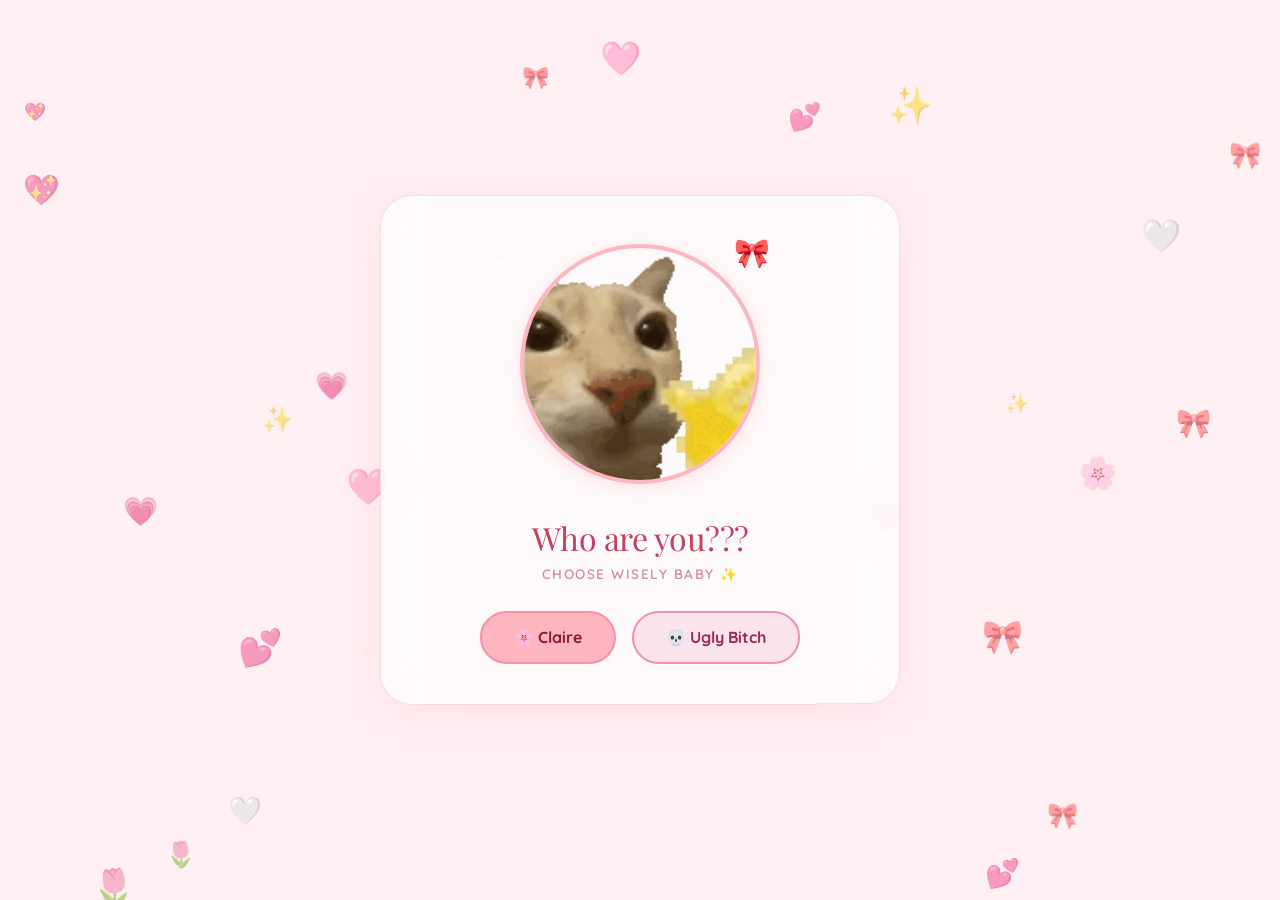
<file: index.html>
<!DOCTYPE html>
<html lang="en">
<head>
  <meta charset="UTF-8" />
  <meta name="viewport" content="width=device-width, initial-scale=1.0" />
  <title>Who are you???</title>
  <link href="https://fonts.googleapis.com/css2?family=Playfair+Display:ital,wght@0,700;1,700&family=Quicksand:wght@400;600;700&display=swap" rel="stylesheet" />
  <link rel="stylesheet" href="style.css" />
</head>
<body>

  <!-- Floating background emojis injected by script.js -->
  <div class="bg-canvas" id="bgCanvas"></div>

  <div class="main-card" id="mainCard">

    <!-- =============================================
         MAIN CENTER IMAGE
         Replace with your actual image filename.
         Put the image in the same folder or /images/
         Example: src="images/hi-otag.gif"
    ================================================ -->
    <div class="cat-wrapper">
      <img class="cat-img" src="hi-otag.gif" alt="cute image" />
      <span class="bow-badge">🎀</span>
    </div>

    <!-- Question shown on page load -->
    <div id="questionSection">
      <div class="question">Who are you???</div>
      <div class="subtitle">choose wisely baby ✨</div>
      <div class="btn-group">

        <!-- =============================================
             CLAIRE BUTTON
             Replace 'claire.html' with the filename
             of the next page/frame for Claire.
        ================================================ -->
        <button class="choice-btn btn-claire" onclick="goTo('claire.html')">
          🌸 Claire
        </button>

        <!-- =============================================
             UGLY BITCH BUTTON
             Replace 'ugly.html' with the filename
             of the next page/frame for this option.
        ================================================ -->
        <button class="choice-btn btn-ugly" onclick="goTo('ugly.html')">
          💀 Ugly Bitch
        </button>

      </div>
    </div>

  </div><!-- end .main-card -->

  <script src="script.js"></script>
</body>
</html>
</file>
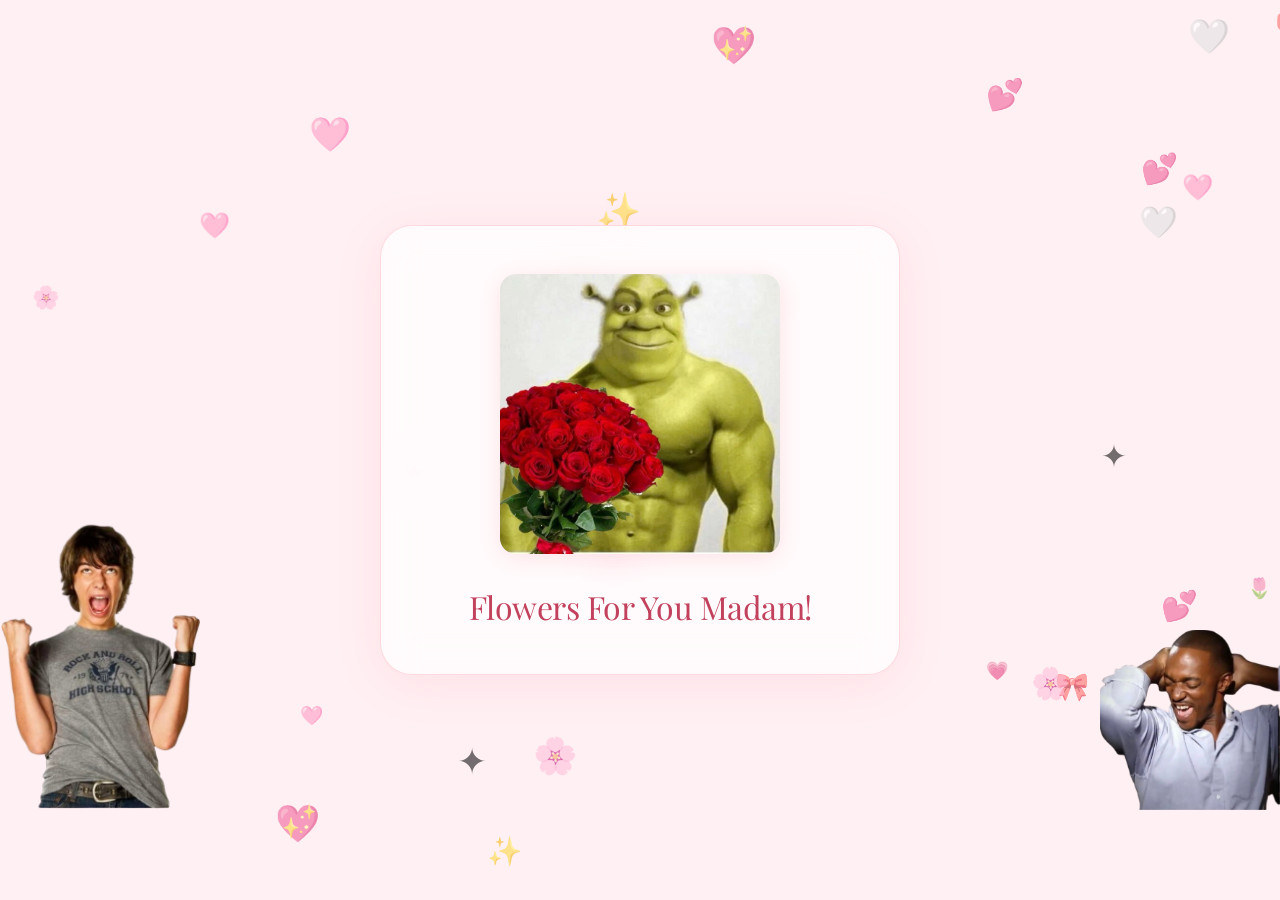
<file: accept.html>
<!DOCTYPE html>
<html lang="en">
<head>
  <meta charset="UTF-8" />
  <meta name="viewport" content="width=device-width, initial-scale=1.0" />
  <title>Flowers For You Madam!</title>
  <link href="https://fonts.googleapis.com/css2?family=Playfair+Display:ital,wght@0,700;1,700&family=Quicksand:wght@400;600;700&display=swap" rel="stylesheet" />
  <link rel="stylesheet" href="style.css" />
  <link rel="stylesheet" href="accept.css" />
</head>
<body>

  <div class="bg-canvas" id="bgCanvas"></div>

  <!-- =============================================
       LEFT SIDE STICKER
       Replace with your actual left sticker image.
       Example: src="images/accept_left.png"
       (yung excited guy sa kaliwa)
  ================================================ -->
  <img class="accept-sticker accept-left" src="happy-removebg-preview.png" alt="left sticker" />

  <!-- =============================================
       RIGHT SIDE STICKER
       Replace with your actual right sticker image.
       Example: src="images/accept_right.png"
       (yung screaming kid sa kanan)
  ================================================ -->
  <img class="accept-sticker accept-right" src="happ2-removebg-preview.png" alt="right sticker" />

  <div class="main-card" id="mainCard">

    <!-- =============================================
         MAIN CENTER IMAGE (Shrek with flowers)
         Replace with your actual image filename.
         Example: src="images/accept.png"
    ================================================ -->
    <div class="cat-wrapper">
      <img class="accept-main-img" src="shrek.jpg" alt="flowers for you madam" />
    </div>

    <div class="question">Flowers For You Madam!</div>

  </div>

  <script src="script.js"></script>
</body>
</html>
</file>
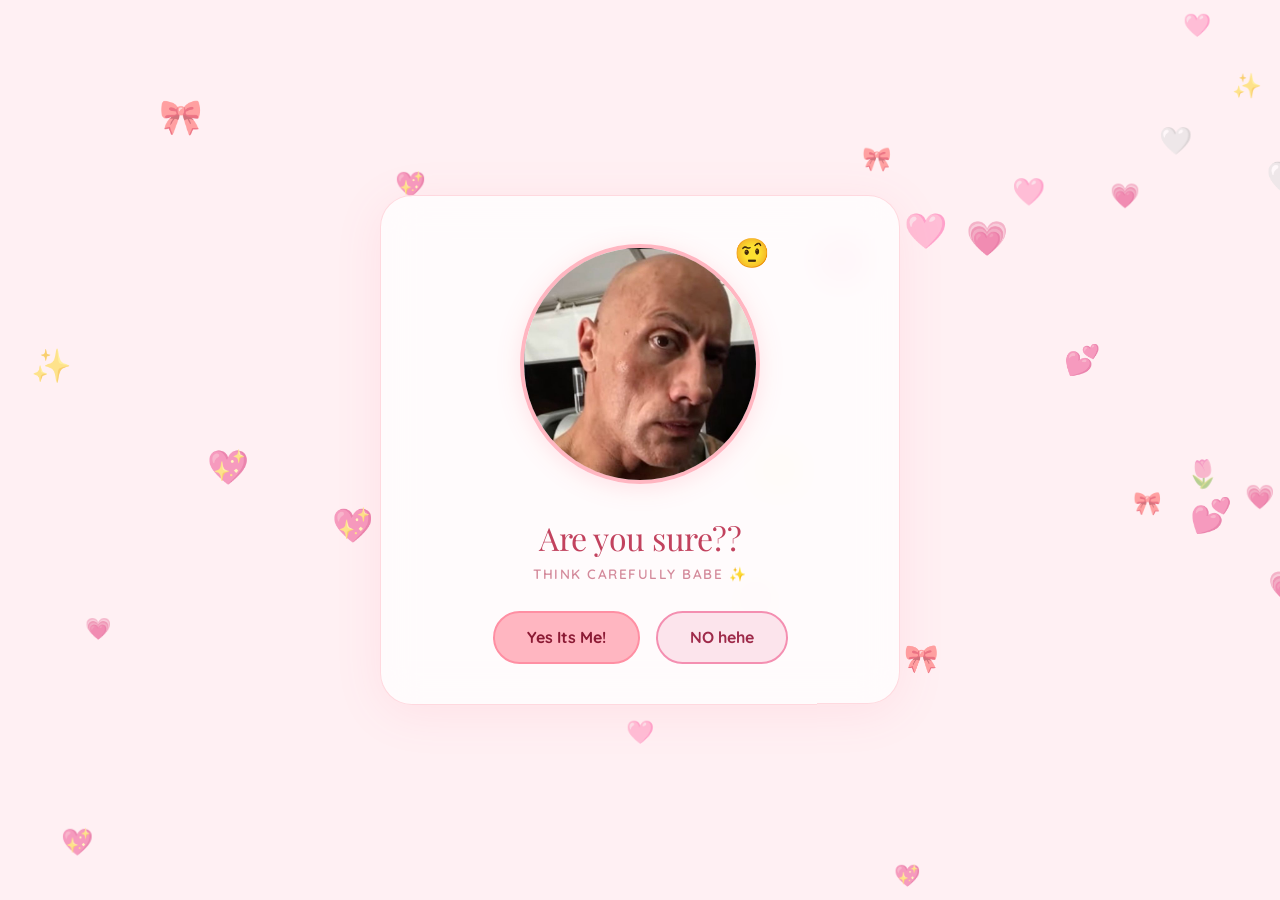
<file: claire.html>
<!DOCTYPE html>
<html lang="en">
<head>
  <meta charset="UTF-8" />
  <meta name="viewport" content="width=device-width, initial-scale=1.0" />
  <title>Are you sure??</title>
  <link href="https://fonts.googleapis.com/css2?family=Playfair+Display:ital,wght@0,700;1,700&family=Quicksand:wght@400;600;700&display=swap" rel="stylesheet" />
  <link rel="stylesheet" href="style.css" />
</head>
<body>

  <div class="bg-canvas" id="bgCanvas"></div>

  <div class="main-card" id="mainCard">

    <!-- =============================================
         ARE YOU SURE PAGE IMAGE
         Replace with your actual image filename.
         Example: src="images/the_rock.jpg"
    ================================================ -->
    <div class="cat-wrapper">
      <img class="cat-img" src="the rock.jpg" alt="are you sure" />
      <span class="bow-badge">🤨</span>
    </div>

    <div class="question">Are you sure??</div>
    <div class="subtitle">think carefully babe ✨</div>

    <div class="btn-group">

      <!-- =============================================
           YES BUTTON — goes to next frame for claire
           Replace 'yes_claire.html' with your next page
      ================================================ -->
      <button class="choice-btn btn-claire" onclick="goTo('open.html')">
        Yes Its Me!
      </button>

      <!-- =============================================
           NO BUTTON — goes back to index.html
           or replace with your next frame for "no"
      ================================================ -->
      <button class="choice-btn btn-ugly" onclick="goTo('index.html')">
        NO hehe
      </button>

    </div>

  </div>

  <script src="script.js"></script>
</body>
</html>
</file>
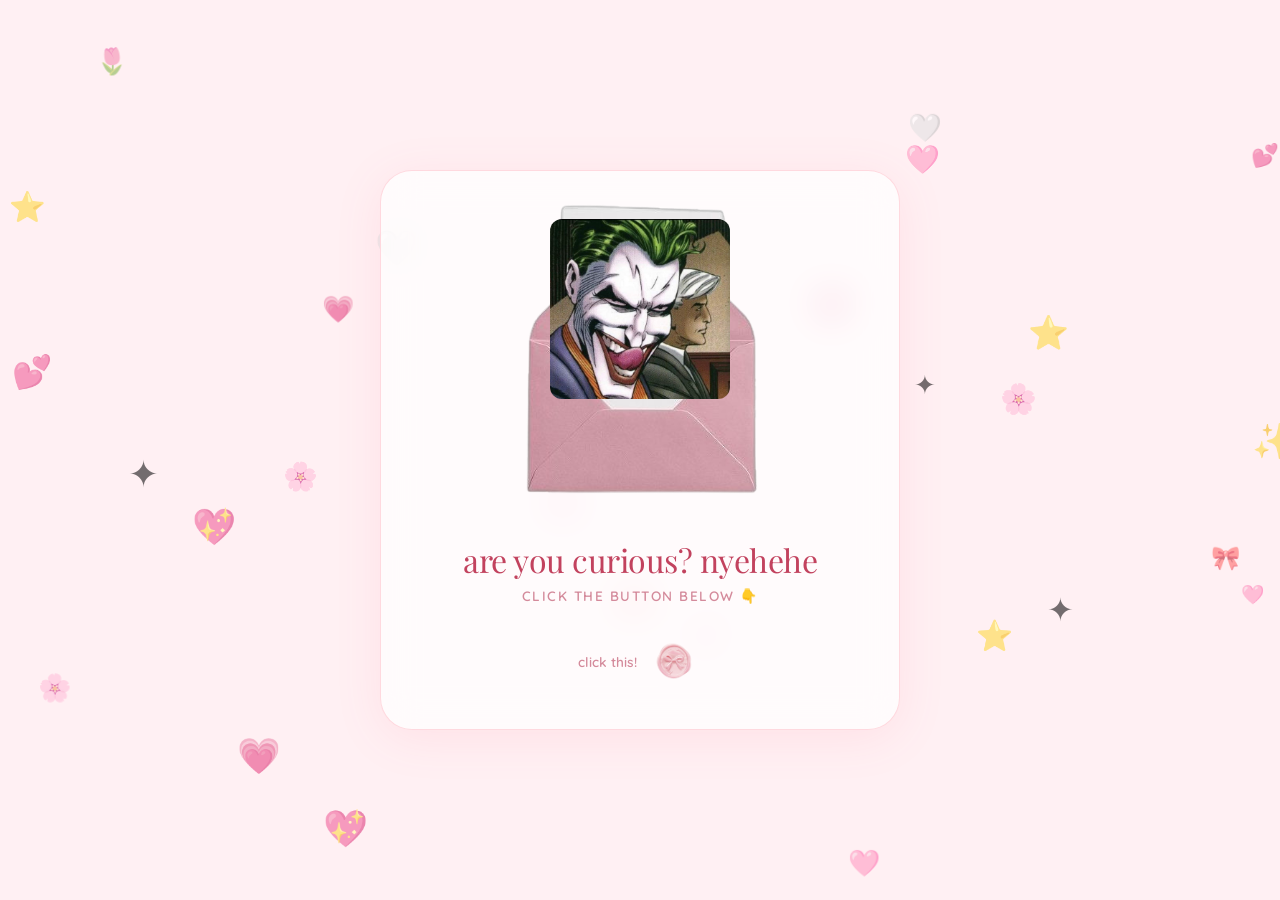
<file: curious.html>
<!DOCTYPE html>
<html lang="en">
<head>
  <meta charset="UTF-8" />
  <meta name="viewport" content="width=device-width, initial-scale=1.0" />
  <title>are you curious? nyehehe</title>
  <link href="https://fonts.googleapis.com/css2?family=Playfair+Display:ital,wght@0,700;1,700&family=Quicksand:wght@400;600;700&display=swap" rel="stylesheet" />
  <link rel="stylesheet" href="style.css" />
  <link rel="stylesheet" href="curious.css" />
</head>
<body>

  <div class="bg-canvas" id="bgCanvas"></div>

  <div class="main-card" id="mainCard">

    <div class="curious-stack">

      <!-- =============================================
           ENVELOPE IMAGE — stays behind, peeking
           Replace with your actual envelope image.
           Example: src="images/open.png"
      ================================================ -->
      <img
        class="envelope-img"
        src="open.png"
        alt="envelope"
      />

      <!-- =============================================
           MEME STICKER — sits on top of the envelope
           Replace with your actual meme sticker image.
           Example: src="images/curious.png"
      ================================================ -->
      <img
        class="meme-img"
        src="joker.jpg"
        alt="curious meme"
      />

    </div>

    <div class="question">are you curious? nyehehe</div>
    <div class="subtitle">click the button below 👇</div>

    <!-- =============================================
         CLICK BUTTON (image as button)
         Replace 'images/YOUR_CLICK_BTN_IMAGE.png'
         with your bow/seal image.
         Replace 'next_frame.html' with your next page!
    ================================================ -->
    <div class="click-btn-wrapper">
      <span class="click-label">click this!</span>
      <img
        class="click-btn-img"
        src="ribbotton.png"
        alt="click this"
        onclick="goTo('loveletter.html')"
      />
    </div>

  </div>

  <script src="script.js"></script>
</body>
</html>
</file>
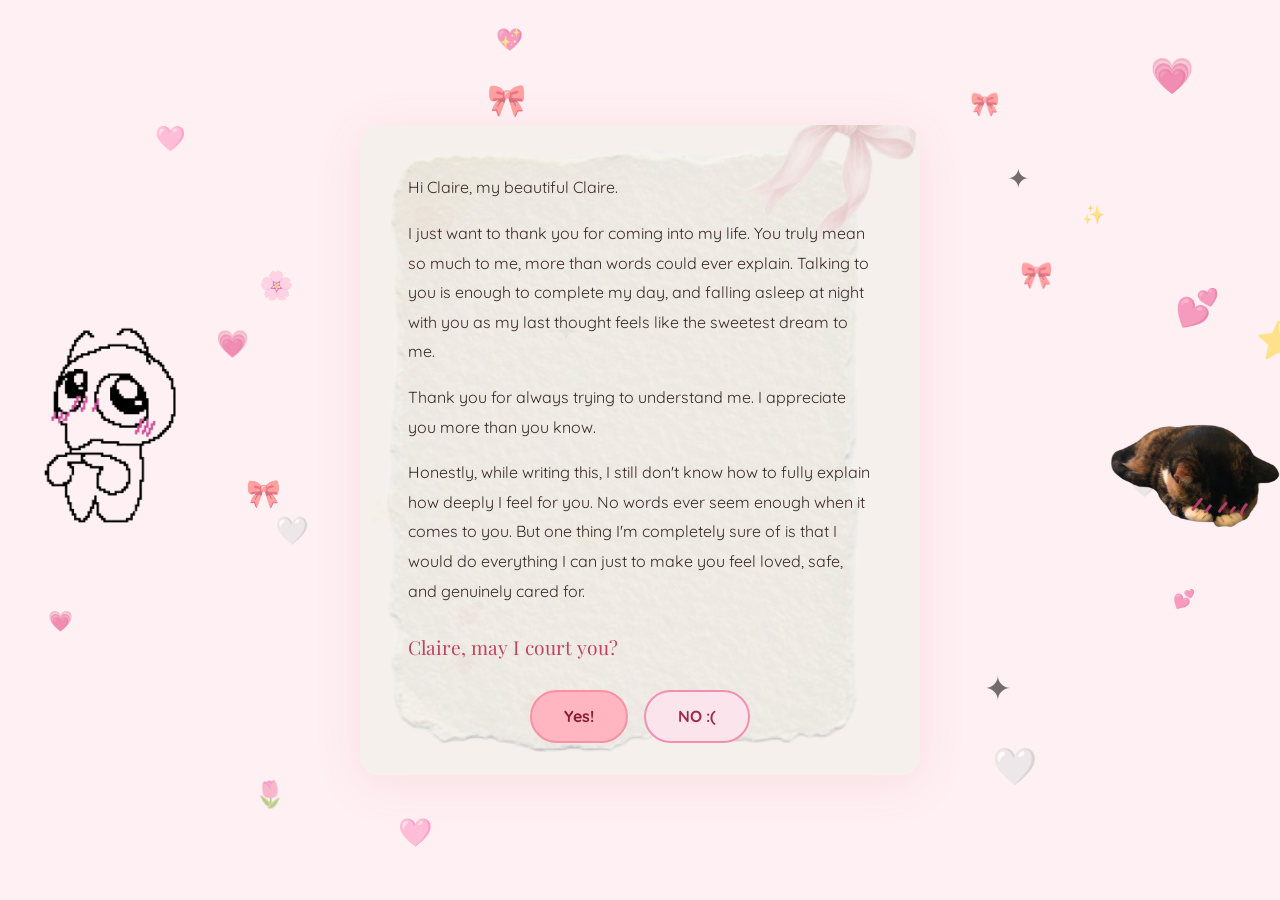
<file: loveletter.html>
<!DOCTYPE html>
<html lang="en">
<head>
  <meta charset="UTF-8" />
  <meta name="viewport" content="width=device-width, initial-scale=1.0" />
  <title>A Letter For You</title>
  <link href="https://fonts.googleapis.com/css2?family=Playfair+Display:ital,wght@0,700;1,700&family=Quicksand:wght@400;600;700&display=swap" rel="stylesheet" />
  <link rel="stylesheet" href="style.css" />
  <link rel="stylesheet" href="loveletter.css" />
</head>
<body>

  <div class="bg-canvas" id="bgCanvas"></div>

  <!-- =============================================
       LEFT STICKER IMAGE
       Replace with your actual left sticker image.
       Example: src="images/cat_sleeping.png"
       (yung sleeping cat sa loveletter frame)
  ================================================ -->
  <img class="side-sticker left-sticker" src="shy2-removebg-preview.png" alt="left sticker" />

  <!-- =============================================
       RIGHT STICKER IMAGE
       Replace with your actual right sticker image.
       Example: src="images/pixel_bunny.png"
       (yung pixel bunny sticker sa loveletter frame)
  ================================================ -->
  <img class="side-sticker right-sticker" src="shy1-removebg-preview.png" alt="right sticker" />

  <!-- LOVE LETTER CARD -->
  <div class="letter-card" id="mainCard">

    <!-- =============================================
         LETTER PAPER IMAGE (background ng sulat)
         Replace with your actual paper texture image.
         Example: src="images/paper_bg.png"
         Or remove the <img> and use CSS background only.
    ================================================ -->
    <img class="paper-bg" src="letter.png" alt="" aria-hidden="true" />

    <div class="letter-content">
      <p>Hi Claire, my beautiful Claire.</p>
      <p>I just want to thank you for coming into my life. You truly mean so much to me, more than words could ever explain. Talking to you is enough to complete my day, and falling asleep at night with you as my last thought feels like the sweetest dream to me.</p>
      <p>Thank you for always trying to understand me. I appreciate you more than you know.</p>
      <p>Honestly, while writing this, I still don't know how to fully explain how deeply I feel for you. No words ever seem enough when it comes to you. But one thing I'm completely sure of is that I would do everything I can just to make you feel loved, safe, and genuinely cared for.</p>
      <p class="closing">Claire, may I court you?</p>
    </div>

    <div class="btn-group">

      <!-- YES button → accept.html -->
      <button class="choice-btn btn-claire" onclick="goTo('accept.html')">Yes!</button>

      <!-- NO button → reject.html -->
      <button class="choice-btn btn-ugly" onclick="goTo('reject.html')">NO :(</button>

    </div>

  </div>

  <script src="script.js"></script>
</body>
</html>
</file>
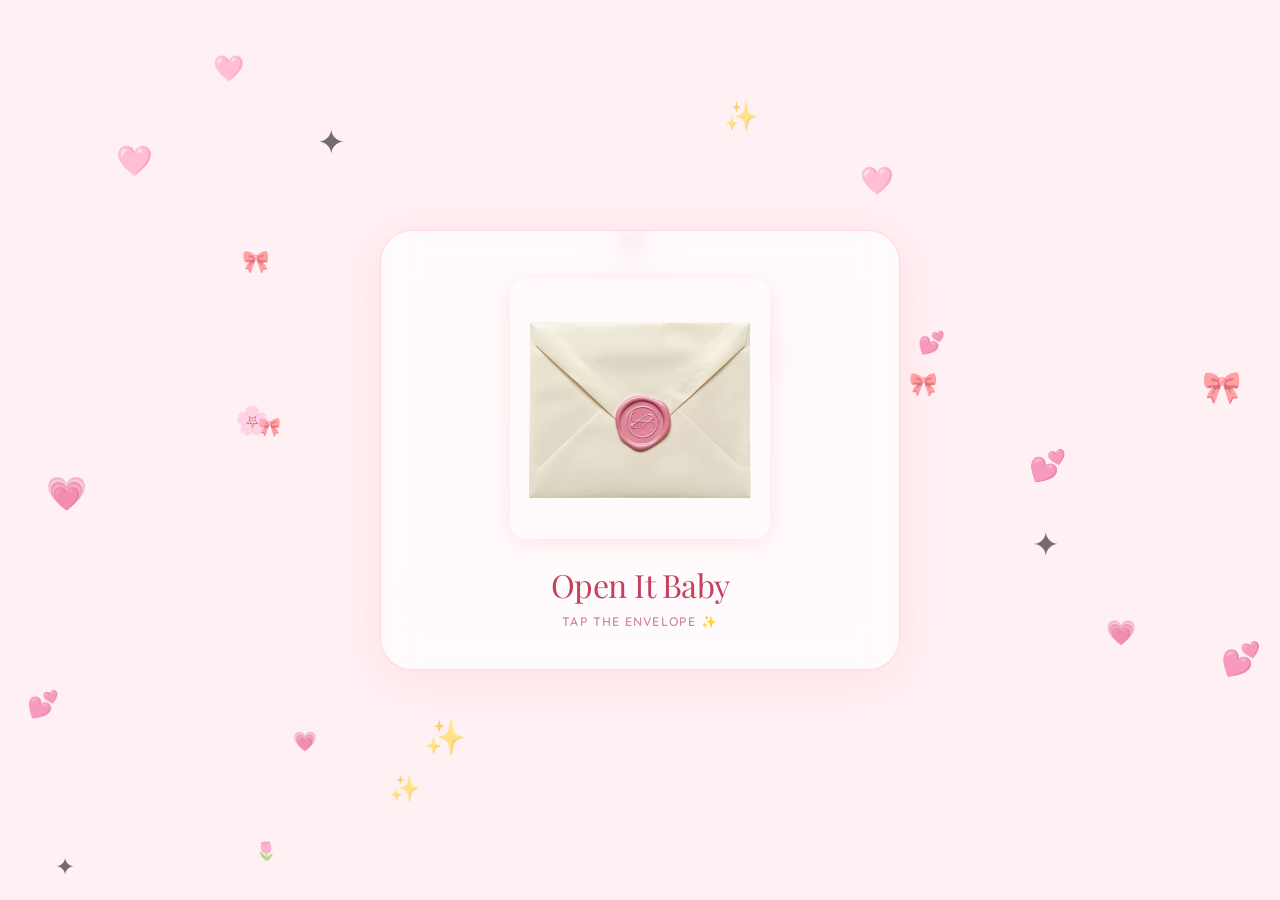
<file: open.html>
<!DOCTYPE html>
<html lang="en">
<head>
  <meta charset="UTF-8" />
  <meta name="viewport" content="width=device-width, initial-scale=1.0" />
  <title>Open It Baby</title>
  <link href="https://fonts.googleapis.com/css2?family=Playfair+Display:ital,wght@0,700;1,700&family=Quicksand:wght@400;600;700&display=swap" rel="stylesheet" />
  <link rel="stylesheet" href="style.css" />
  <style>
    /* === ENVELOPE CLICKABLE IMAGE === */
    .envelope-wrapper {
      cursor: pointer;
      display: inline-block;
      transition: transform 0.25s cubic-bezier(0.34, 1.56, 0.64, 1);
      animation: bobble 3s ease-in-out infinite;
    }

    .envelope-wrapper:hover {
      transform: scale(1.06);
    }

    .envelope-wrapper:active {
      transform: scale(0.97);
    }

    .envelope-img {
      width: 260px;
      height: auto;
      border-radius: 16px;
      box-shadow: 0 4px 24px rgba(255, 100, 130, 0.18);
    }

    .click-hint {
      font-size: 0.78rem;
      color: #d48a9b;
      font-weight: 600;
      letter-spacing: 1.2px;
      text-transform: uppercase;
      margin-top: 0.5rem;
      animation: pulse 2s ease-in-out infinite;
    }

    @keyframes pulse {
      0%, 100% { opacity: 0.5; }
      50%       { opacity: 1; }
    }
  </style>
</head>
<body>

  <div class="bg-canvas" id="bgCanvas"></div>

  <div class="main-card" id="mainCard">

    <!-- =============================================
         ENVELOPE IMAGE — this is the clickable button!
         Replace 'images/YOUR_ENVELOPE_IMAGE.jpg' with
         your actual envelope image filename.
         Example: src="images/open.png"
         Clicking it goes to curious.html
    ================================================ -->
    <div class="envelope-wrapper" onclick="goTo('curious.html')">
      <img
        class="envelope-img"
        src="close.png"
        alt="open it baby"
      />
    </div>

    <div class="question" style="margin-top: 1.2rem;">Open It Baby</div>
    <div class="click-hint">tap the envelope ✨</div>

  </div>

  <script src="script.js"></script>
</body>
</html>
</file>
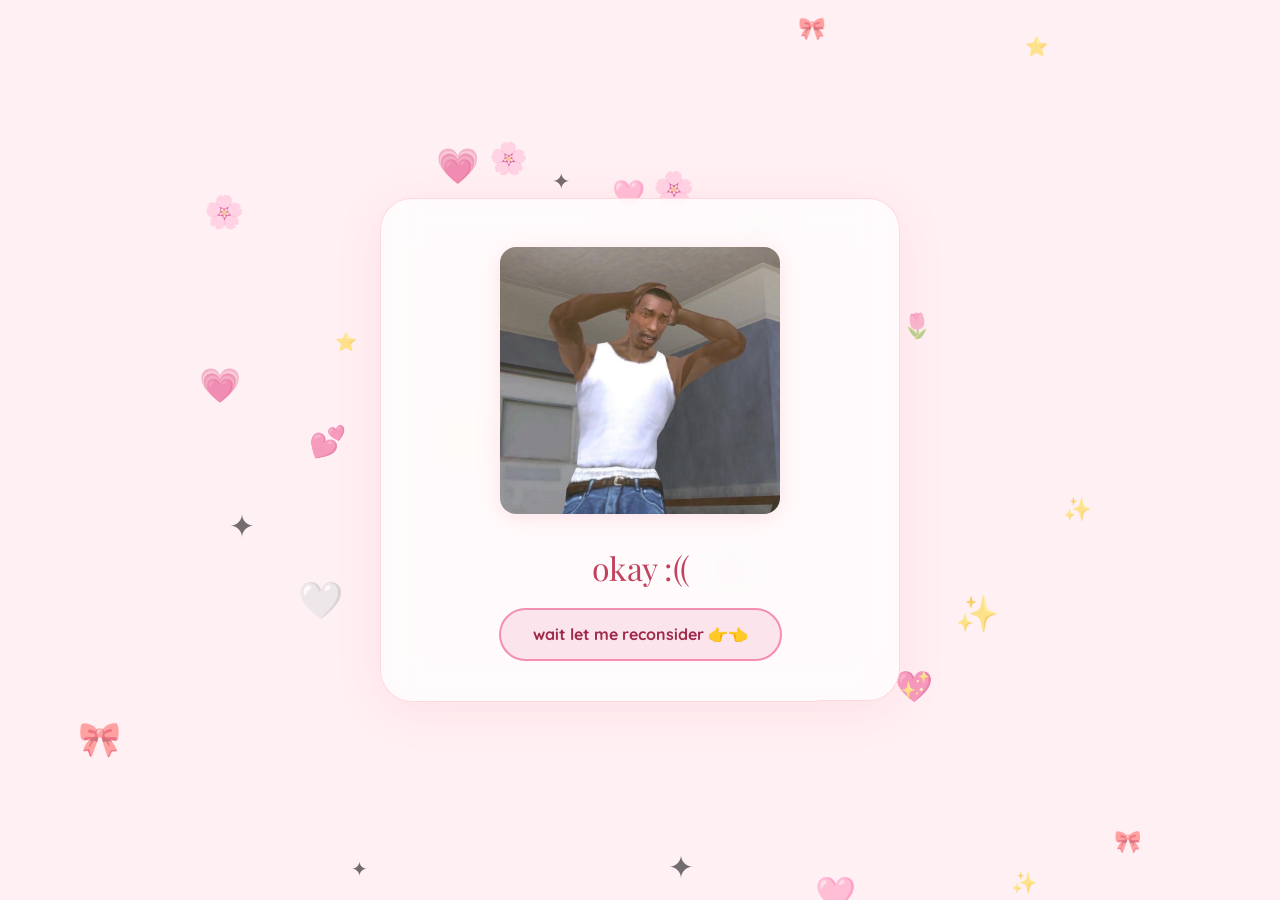
<file: reject.html>
<!DOCTYPE html>
<html lang="en">
<head>
  <meta charset="UTF-8" />
  <meta name="viewport" content="width=device-width, initial-scale=1.0" />
  <title>okay :((</title>
  <link href="https://fonts.googleapis.com/css2?family=Playfair+Display:ital,wght@0,700;1,700&family=Quicksand:wght@400;600;700&display=swap" rel="stylesheet" />
  <link rel="stylesheet" href="style.css" />
  <link rel="stylesheet" href="reject.css" />
</head>
<body>

  <div class="bg-canvas" id="bgCanvas"></div>

  <div class="main-card" id="mainCard">

    <!-- =============================================
         REJECT PAGE IMAGE (CJ meme)
         Replace with your actual image filename.
         Example: src="images/reject.png"
    ================================================ -->
    <div class="cat-wrapper">
      <img class="reject-img" src="NOOOO.jpg" alt="okay :((" />
    </div>

    <div class="question">okay :((</div>

    <!-- Goes back to love letter so she can change her mind lol -->
    <div class="btn-group" style="margin-top: 1.2rem;">
      <button class="choice-btn btn-ugly" onclick="goTo('loveletter.html')">wait let me reconsider 👉👈</button>
    </div>

  </div>

  <script src="script.js"></script>
</body>
</html>
</file>
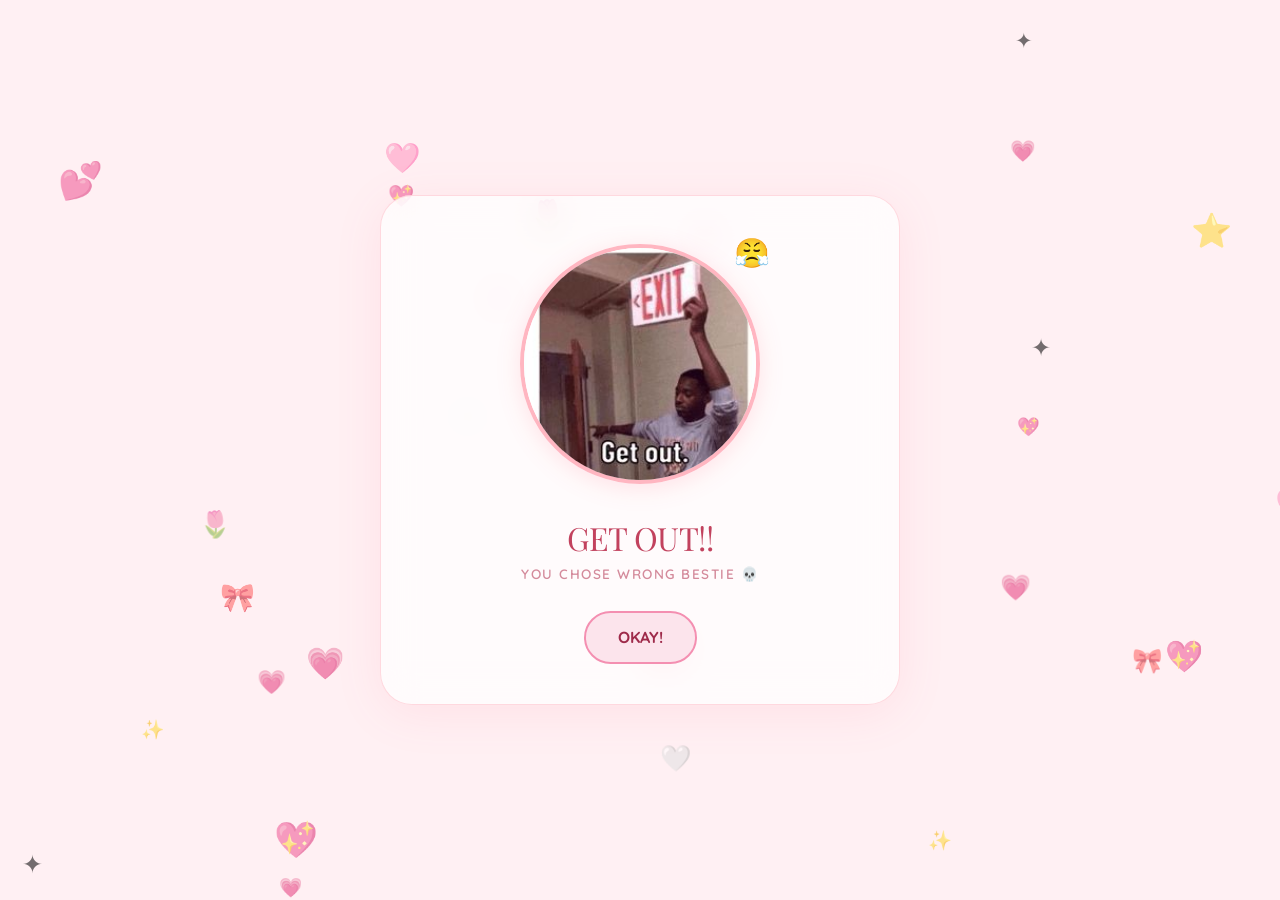
<file: ugly.html>
<!DOCTYPE html>
<html lang="en">
<head>
  <meta charset="UTF-8" />
  <meta name="viewport" content="width=device-width, initial-scale=1.0" />
  <title>GET OUT!!</title>
  <link href="https://fonts.googleapis.com/css2?family=Playfair+Display:ital,wght@0,700;1,700&family=Quicksand:wght@400;600;700&display=swap" rel="stylesheet" />
  <link rel="stylesheet" href="style.css" />
</head>
<body>

  <div class="bg-canvas" id="bgCanvas"></div>

  <div class="main-card" id="mainCard">

    <!-- =============================================
         GET OUT PAGE IMAGE
         Replace with your actual image filename.
         Example: src="images/get_out_cat.gif"
    ================================================ -->
    <div class="cat-wrapper">
      <img class="cat-img" src="exit.jpg" alt="get out" />
      <span class="bow-badge">😤</span>
    </div>

    <div class="question">GET OUT!!</div>
    <div class="subtitle">you chose wrong bestie 💀</div>

    <div class="btn-group">

      <!-- =============================================
           OKAY BUTTON — goes back to index.html
      ================================================ -->
      <button class="choice-btn btn-ugly" onclick="goTo('index.html')">
        OKAY!
      </button>

    </div>

  </div>

  <script src="script.js"></script>
</body>
</html>
</file>
<file: style.css>
/* =============================================
   style.css — Claire Website Styles
   Linked from index.html
================================================ */

/* === RESET === */
* {
  margin: 0;
  padding: 0;
  box-sizing: border-box;
}

/* === BODY / PAGE BACKGROUND === */
body {
  min-height: 100vh;
  background-color: #fff0f3;
  font-family: 'Quicksand', sans-serif;
  display: flex;
  align-items: center;
  justify-content: center;
  overflow: hidden;
  position: relative;
}

/* =============================================
   OPTIONAL: Background image
   Uncomment and replace filename to use an image.
   Put the image in the same folder as this file.
================================================
body {
  background-image: url('images/YOUR_BACKGROUND.jpg');
  background-size: cover;
  background-position: center;
}
================================================ */

/* === FLOATING BACKGROUND EMOJIS === */
.bg-canvas {
  position: fixed;
  inset: 0;
  pointer-events: none;
  z-index: 0;
}

.floating-item {
  position: absolute;
  opacity: 0.55;
  animation: floatAround linear infinite;
}

@keyframes floatAround {
  0%   { transform: translateY(0px) rotate(0deg); opacity: 0.4; }
  50%  { transform: translateY(-18px) rotate(8deg); opacity: 0.7; }
  100% { transform: translateY(0px) rotate(0deg); opacity: 0.4; }
}

/* === MAIN CARD === */
.main-card {
  position: relative;
  z-index: 10;
  background: rgba(255, 255, 255, 0.75);
  backdrop-filter: blur(18px);
  border: 1.5px solid rgba(255, 182, 193, 0.5);
  border-radius: 32px;
  padding: 3rem 3.5rem 2.5rem;
  max-width: 520px;
  width: 92vw;
  text-align: center;
  box-shadow: 0 8px 48px rgba(255, 100, 130, 0.10);
  animation: cardIn 0.8s cubic-bezier(0.34, 1.56, 0.64, 1) both;
}

@keyframes cardIn {
  from { opacity: 0; transform: translateY(30px) scale(0.92); }
  to   { opacity: 1; transform: translateY(0px) scale(1); }
}

/* === CAT / MAIN IMAGE === */
.cat-wrapper {
  position: relative;
  display: inline-block;
  margin-bottom: 0.5rem;
  animation: bobble 3s ease-in-out infinite;
}

@keyframes bobble {
  0%, 100% { transform: translateY(0px); }
  50%       { transform: translateY(-8px); }
}

.cat-img {
  width: 240px;
  height: 240px;
  object-fit: cover;
  border-radius: 50%;
  border: 4px solid #ffb6c1;
  box-shadow: 0 4px 24px rgba(255, 100, 130, 0.18);
}

.bow-badge {
  position: absolute;
  top: -10px;
  right: -10px;
  font-size: 1.8rem;
  animation: sparkle 2s ease-in-out infinite;
}

@keyframes sparkle {
  0%, 100% { transform: scale(0.8) rotate(0deg); opacity: 0.3; }
  50%       { transform: scale(1.3) rotate(20deg); opacity: 1; }
}

/* === QUESTION TEXT === */
.question {
  font-family: 'Playfair Display', serif;
  font-size: 2rem;
  color: #c2425e;
  margin: 1.2rem 0 0.4rem;
  letter-spacing: -0.5px;
}

.subtitle {
  font-size: 0.85rem;
  color: #d48a9b;
  margin-bottom: 1.8rem;
  font-weight: 600;
  letter-spacing: 1.5px;
  text-transform: uppercase;
}

/* === BUTTONS === */
.btn-group {
  display: flex;
  gap: 1rem;
  justify-content: center;
  flex-wrap: wrap;
}

.choice-btn {
  padding: 0.9rem 2rem;
  border-radius: 50px;
  border: 2px solid transparent;
  font-family: 'Quicksand', sans-serif;
  font-weight: 700;
  font-size: 1rem;
  cursor: pointer;
  transition: all 0.25s cubic-bezier(0.34, 1.56, 0.64, 1);
}

.btn-claire {
  background: #ffb6c1;
  color: #8b1a34;
  border-color: #ff8fa3;
}

.btn-claire:hover {
  transform: scale(1.08) rotate(-2deg);
  box-shadow: 0 6px 24px rgba(255, 100, 130, 0.35);
}

.btn-ugly {
  background: #fce4ec;
  color: #9e2a4a;
  border-color: #f48fb1;
}

.btn-ugly:hover {
  transform: scale(1.08) rotate(2deg);
  box-shadow: 0 6px 24px rgba(255, 100, 130, 0.2);
}

/* === HEART BURST ANIMATION === */
.hearts-burst {
  position: fixed;
  pointer-events: none;
  z-index: 100;
  font-size: 1.5rem;
}

.heart-particle {
  position: absolute;
  animation: burstHeart 1s ease-out forwards;
}

@keyframes burstHeart {
  0%   { transform: translate(0, 0) scale(1); opacity: 1; }
  100% { transform: translate(var(--tx), var(--ty)) scale(0.3); opacity: 0; }
}
</file>
<file: accept.css>
/* =============================================
   accept.css — Accept Page Styles
   Linked from accept.html
================================================ */

/* === SIDE STICKERS (floating left & right) === */
.accept-sticker {
  position: fixed;
  z-index: 5;
  pointer-events: none;
  height: auto;
}

.accept-left {
  left: 0;
  bottom: 10%;
  width: 200px;
}

.accept-right {
  right: 0;
  bottom: 10%;
  width: 180px;
}

/* === MAIN CENTER IMAGE (Shrek) === */
.accept-main-img {
  width: 280px;
  height: auto;
  object-fit: cover;
  border-radius: 16px;
  box-shadow: 0 4px 24px rgba(255, 100, 130, 0.18);
  animation: bobble 3s ease-in-out infinite;
}

@keyframes bobble {
  0%, 100% { transform: translateY(0px); }
  50%       { transform: translateY(-10px); }
}
</file>
<file: curious.css>
/* =============================================
   curious.css — Curious Page Styles
   Linked from curious.html
================================================ */

/* === ENVELOPE + MEME STICKER STACK === */
.curious-stack {
  position: relative;
  display: inline-block;
  width: 260px;
  height: 280px;
  margin-bottom: 1rem;
}

/* ENVELOPE — behind, peeking at the top */
.envelope-img {
  position: absolute;
  bottom: 0;
  left: 50%;
  transform: translateX(-50%);
  width: 240px;
  height: auto;
  border-radius: 12px;
  z-index: 1;
}

/* JOKER MEME — on top, overlapping the envelope */
.meme-img {
  position: absolute;
  top: 0;
  left: 50%;
  transform: translateX(-50%);
  width: 180px;
  height: 180px;
  object-fit: cover;
  border-radius: 12px;
  z-index: 2;
  animation: bobble 3s ease-in-out infinite;
}

@keyframes bobble {
  0%, 100% { transform: translateX(-50%) translateY(0px); }
  50%       { transform: translateX(-50%) translateY(-8px); }
}

/* === CLICK BUTTON === */
.click-btn-wrapper {
  display: flex;
  align-items: center;
  justify-content: center;
  gap: 0.6rem;
  margin-top: 0.8rem;
}

.click-label {
  font-size: 0.85rem;
  color: #d48a9b;
  font-weight: 600;
}

/* =============================================
   CLICK BUTTON IMAGE (the bow/seal)
   Clicking goes to the next frame.
================================================ */
.click-btn-img {
  width: 56px;
  height: 56px;
  object-fit: contain;
  cursor: pointer;
  transition: transform 0.25s cubic-bezier(0.34, 1.56, 0.64, 1);
  animation: sparkle 2s ease-in-out infinite;
}

.click-btn-img:hover {
  transform: scale(1.2) rotate(10deg);
}

@keyframes sparkle {
  0%, 100% { transform: scale(0.95) rotate(0deg); }
  50%       { transform: scale(1.08) rotate(8deg); }
}
</file>
<file: loveletter.css>
/* =============================================
   loveletter.css — Love Letter Page Styles
   Linked from loveletter.html
================================================ */

/* Override body to allow full layout with side stickers */
body {
  align-items: center;
  justify-content: center;
  padding: 2rem 1rem;
}

/* === SIDE STICKERS (floating left and right) === */
.side-sticker {
  position: fixed;
  z-index: 5;
  pointer-events: none;
}

.left-sticker {
  left: 0;
  top: 50%;
  transform: translateY(-60%);
  width: 220px;
  height: auto;
}

.right-sticker {
  right: 0;
  top: 50%;
  transform: translateY(-30%);
  width: 180px;
  height: auto;
}

/* === LETTER CARD === */
.letter-card {
  position: relative;
  z-index: 10;
  max-width: 560px;
  width: 92vw;
  text-align: left;
  padding: 3rem 3rem 2rem;
  border-radius: 20px;
  /* Paper texture feel — soft off-white */
  background: rgba(245, 240, 235, 0.92);
  box-shadow: 0 8px 48px rgba(200, 100, 120, 0.12);
  animation: cardIn 0.8s cubic-bezier(0.34, 1.56, 0.64, 1) both;
}

@keyframes cardIn {
  from { opacity: 0; transform: translateY(30px) scale(0.95); }
  to   { opacity: 1; transform: translateY(0) scale(1); }
}

/* =============================================
   PAPER BG IMAGE (optional texture layer)
   Sits behind the text, absolute positioned.
================================================ */
.paper-bg {
  position: absolute;
  inset: 0;
  width: 100%;
  height: 100%;
  object-fit: cover;
  border-radius: 20px;
  opacity: 0.35;
  pointer-events: none;
  z-index: 0;
}

/* === LETTER TEXT CONTENT === */
.letter-content {
  position: relative;
  z-index: 1;
  font-family: 'Quicksand', sans-serif;
  font-size: 1rem;
  color: #3a2a2a;
  line-height: 1.85;
  display: flex;
  flex-direction: column;
  gap: 1rem;
  margin-bottom: 1.5rem;
}

.letter-content .closing {
  font-family: 'Playfair Display', serif;
  font-size: 1.2rem;
  color: #c2425e;
  margin-top: 0.5rem;
}

/* === BUTTONS (reuses shared style.css btn styles) === */
.btn-group {
  position: relative;
  z-index: 1;
  display: flex;
  gap: 1rem;
  justify-content: center;
  flex-wrap: wrap;
}
</file>
<file: reject.css>
/* =============================================
   reject.css — Reject Page Styles
   Linked from reject.html
================================================ */

/* === REJECT IMAGE (bigger, not circular) === */
.reject-img {
  width: 280px;
  height: auto;
  object-fit: cover;
  border-radius: 16px;
  box-shadow: 0 4px 24px rgba(255, 100, 130, 0.18);
}
</file>
